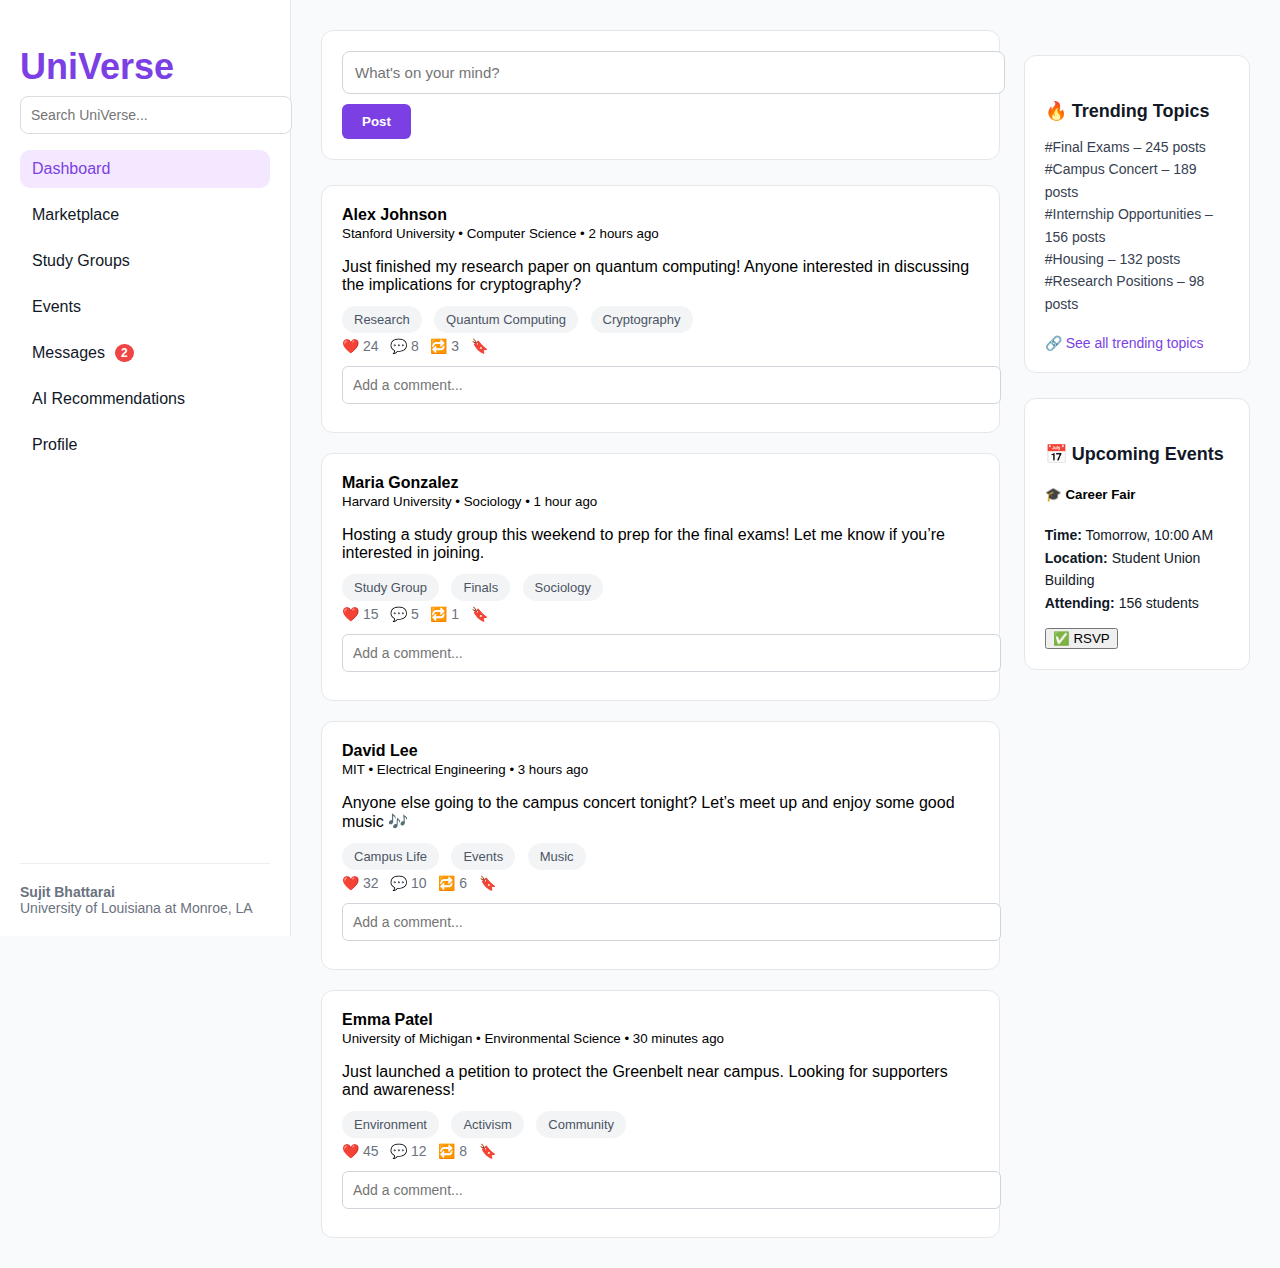
<file: index.html>
<!DOCTYPE html>
<html lang="en">
<head>
  <meta charset="UTF-8" />
  <meta name="viewport" content="width=device-width, initial-scale=1.0"/>
  <title>UniVerse Dashboard</title>
  <link rel="stylesheet" href="style.css" />
</head>
<body>
  <div class="sidebar">
    <h2>UniVerse</h2>
    <input type="text" placeholder="Search UniVerse..." />
    <ul>
      <li class="active"><a href="index.html">Dashboard</a></li>
      <li><a href="marketplace.html">Marketplace</a></li>
      <li><a href="studygroups.html">Study Groups</a></li>
      <li><a href="#">Events</a></li>
      <li><a href="#">Messages <strong class="alert">2</strong></a></li>
      <li><a href="#">AI Recommendations</a></li>
      <li><a href="#">Profile</a></li>
    </ul>
    <div class="user-info">
      <strong>Sujit Bhattarai</strong><br />
      University of Louisiana at Monroe, LA
    </div>
  </div>

  <div class="main">
    <div class="layout">
      <div class="content">
        <div class="post-box">
          <input type="text" class="post-input" placeholder="What's on your mind?" />
          <button class="post-button" onclick="postMessage()">Post</button>
        </div>

        <!-- Dynamic + Static Feed Area -->
        <div id="feed">
          <div class="feed-post">
            <strong>Alex Johnson</strong><br />
            <small>Stanford University • Computer Science • 2 hours ago</small>
            <p>
              Just finished my research paper on quantum computing! Anyone
              interested in discussing the implications for cryptography?
            </p>
            <div class="tags">
              <span>Research</span>
              <span>Quantum Computing</span>
              <span>Cryptography</span>
            </div>
            <div class="post-actions">
              ❤️ 24 &nbsp; 💬 8 &nbsp; 🔁 3 &nbsp; 🔖
            </div>
            <div class="comment-section">
              <input type="text" class="comment-input" placeholder="Add a comment..." onkeydown="handleComment(event, this)" />
              <div class="comments"></div>
            </div>
          </div>

          <div class="feed-post">
            <strong>Maria Gonzalez</strong><br />
            <small>Harvard University • Sociology • 1 hour ago</small>
            <p>
              Hosting a study group this weekend to prep for the final exams! Let me know if you’re interested in joining.
            </p>
            <div class="tags">
              <span>Study Group</span>
              <span>Finals</span>
              <span>Sociology</span>
            </div>
            <div class="post-actions">
              ❤️ 15 &nbsp; 💬 5 &nbsp; 🔁 1 &nbsp; 🔖
            </div>
            <div class="comment-section">
              <input type="text" class="comment-input" placeholder="Add a comment..." onkeydown="handleComment(event, this)" />
              <div class="comments"></div>
            </div>
          </div>

          <div class="feed-post">
            <strong>David Lee</strong><br />
            <small>MIT • Electrical Engineering • 3 hours ago</small>
            <p>
              Anyone else going to the campus concert tonight? Let’s meet up and enjoy some good music 🎶
            </p>
            <div class="tags">
              <span>Campus Life</span>
              <span>Events</span>
              <span>Music</span>
            </div>
            <div class="post-actions">
              ❤️ 32 &nbsp; 💬 10 &nbsp; 🔁 6 &nbsp; 🔖
            </div>
            <div class="comment-section">
              <input type="text" class="comment-input" placeholder="Add a comment..." onkeydown="handleComment(event, this)" />
              <div class="comments"></div>
            </div>
          </div>

          <div class="feed-post">
            <strong>Emma Patel</strong><br />
            <small>University of Michigan • Environmental Science • 30 minutes ago</small>
            <p>
              Just launched a petition to protect the Greenbelt near campus. Looking for supporters and awareness!
            </p>
            <div class="tags">
              <span>Environment</span>
              <span>Activism</span>
              <span>Community</span>
            </div>
            <div class="post-actions">
              ❤️ 45 &nbsp; 💬 12 &nbsp; 🔁 8 &nbsp; 🔖
            </div>
            <div class="comment-section">
              <input type="text" class="comment-input" placeholder="Add a comment..." onkeydown="handleComment(event, this)" />
              <div class="comments"></div>
            </div>
          </div>
        </div>
      </div>

      <!-- Right Sidebar with Enhanced Visuals -->
<div class="side-panel">
  <div class="trending">
    <h4>🔥 Trending Topics</h4>
    <ul>
      <li><span class="hashtag">#Final Exams</span> <span class="count">– 245 posts</span></li>
      <li><span class="hashtag">#Campus Concert</span> <span class="count">– 189 posts</span></li>
      <li><span class="hashtag">#Internship Opportunities</span> <span class="count">– 156 posts</span></li>
      <li><span class="hashtag">#Housing</span> <span class="count">– 132 posts</span></li>
      <li><span class="hashtag">#Research Positions</span> <span class="count">– 98 posts</span></li>
    </ul>
    <a href="#" class="see-all" onclick="showAllPosts()">🔗 See all trending topics</a>
  </div>

  <div class="events">
    <h4>📅 Upcoming Events</h4>
    <div class="event-card">
      <h5>🎓 Career Fair</h5>
      <p>
        <strong>Time:</strong> Tomorrow, 10:00 AM<br />
        <strong>Location:</strong> Student Union Building<br />
        <strong>Attending:</strong> <span class="attending">156</span> students
      </p>
      <button onclick="rsvpEvent(this)" class="rsvp-btn">✅ RSVP</button>
    </div>
  </div>
</div>

<script>
  // Live update trending post counts
  setInterval(() => {
    const counts = document.querySelectorAll(".count");
    counts.forEach(count => {
      const match = count.textContent.match(/– (\d+)/);
      if (match) {
        const newCount = parseInt(match[1]) + Math.floor(Math.random() * 3);
        count.textContent = `– ${newCount} posts`;
      }
    });
  }, 5000);

  // Clickable hashtags to filter posts
  document.querySelectorAll(".hashtag").forEach(tag => {
    tag.style.cursor = "pointer";
    tag.addEventListener("click", () => {
      const selected = tag.textContent.toLowerCase();
      document.querySelectorAll(".feed-post").forEach(post => {
        const tags = Array.from(post.querySelectorAll(".tags span")).map(t => t.textContent.toLowerCase());
        post.style.display = tags.includes(selected) ? "block" : "none";
      });
    });
  });

  // Reset filter
  function showAllPosts() {
    document.querySelectorAll(".feed-post").forEach(post => post.style.display = "block");
  }

  // RSVP button logic
  function rsvpEvent(button) {
    const attendingSpan = button.previousElementSibling.querySelector(".attending");
    let count = parseInt(attendingSpan.textContent);
    attendingSpan.textContent = count + 1;
    button.disabled = true;
    button.textContent = "🎉 You're in!";
  }
</script>


  <script src="script.js"></script>
</body>
</html>
</file>
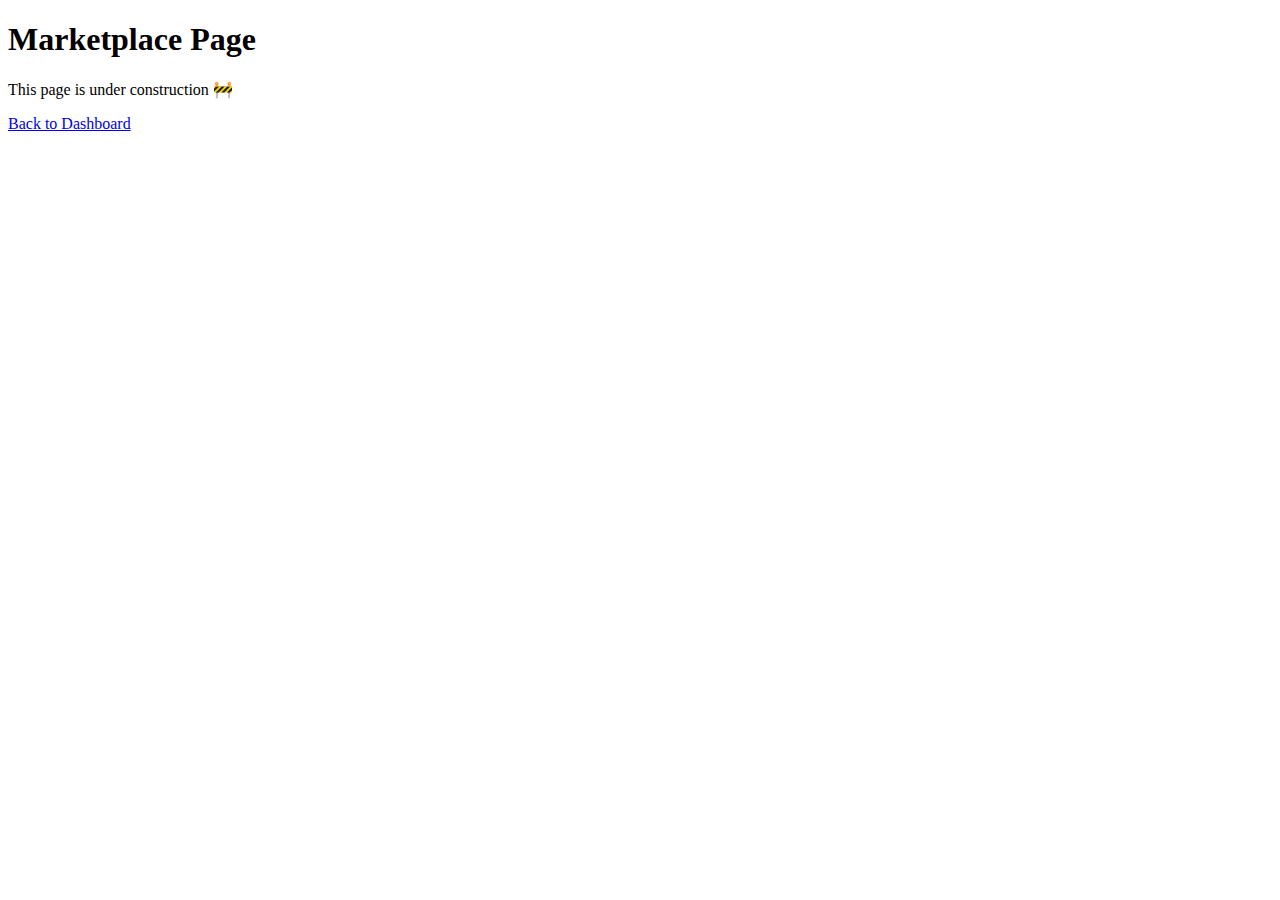
<file: marketplace.html>
<!DOCTYPE html>
<html>
<head>
  <title>Marketplace - UniVerse</title>
</head>
<body>
  <h1>Marketplace Page</h1>
  <p>This page is under construction 🚧</p>
  <a href="index.html">Back to Dashboard</a>
</body>
</html>
</file>
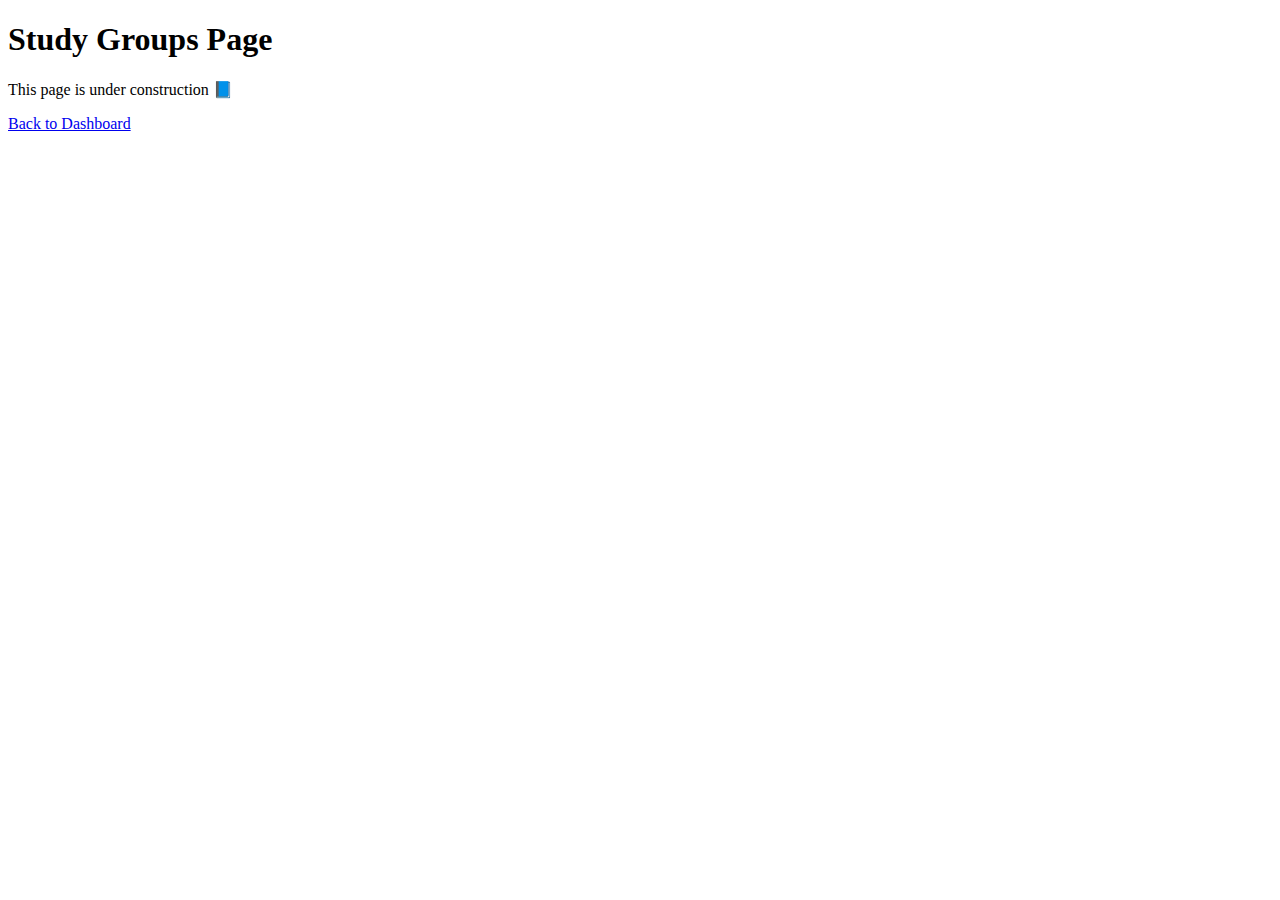
<file: studygroups.html>
<!DOCTYPE html>
<html>
<head>
  <title>Study Groups - UniVerse</title>
</head>
<body>
  <h1>Study Groups Page</h1>
  <p>This page is under construction 📘</p>
  <a href="index.html">Back to Dashboard</a>
</body>
</html>
</file>
<file: style.css>
body {
    margin: 0;
    font-family: 'Segoe UI', Tahoma, Geneva, Verdana, sans-serif;
    background: #f9fafb;
    display: flex;
  }
  
  .sidebar {
    width: 250px;
    background: #fff;
    height: 100vh;
    padding: 16px 20px 20px 20px;
    border-right: 1px solid #e5e7eb;
    display: flex;
    flex-direction: column;
  }
  
  .sidebar h2 {
    color: #7b3fe4;
    margin-bottom: 8px;
    font-weight: bold;
    font-size: 36px;
  }
  
  .sidebar input {
    width: 100%;
    padding: 10px;
    border: 1px solid #ddd;
    border-radius: 8px;
    margin-bottom: 16px;
    outline: none;
    font-size: 14px;
  }
  
  .sidebar ul {
    list-style: none;
    padding: 0;
    margin: 0;
  }
  
  .sidebar ul li {
    padding: 10px 12px;
    border-radius: 10px;
    margin-bottom: 8px;
    transition: background 0.3s;
  }
  
  .sidebar ul li a {
    color: #111827;
    text-decoration: none;
    display: flex;
    align-items: center;
    gap: 10px;
    font-weight: 500;
  }
  
  .sidebar ul li:hover,
  .sidebar .active {
    background-color: #f3e8ff;
  }
  
  .sidebar ul li:hover a,
  .sidebar .active a {
    color: #7b3fe4;
  }
  
  .sidebar .alert {
    background-color: #ef4444;
    color: white;
    font-size: 12px;
    border-radius: 9999px;
    padding: 2px 6px;
  }
  
  .user-info {
    font-size: 14px;
    padding-top: 20px;
    border-top: 1px solid #eee;
    color: #6b7280;
    margin-top: auto;
  }
  
  .main {
    flex: 1;
    padding: 30px;
    overflow-y: auto;
  }
  
  .layout {
    display: flex;
    gap: 24px;
  }
  
  .content {
    flex: 3;
  }
  
  .side-panel {
    flex: 1;
  }
  
  .post-box {
    background: #fff;
    padding: 20px;
    border-radius: 12px;
    border: 1px solid #e5e7eb;
    margin-bottom: 25px;
  }
  
  .post-input {
    width: 100%;
    padding: 12px;
    border: 1px solid #d1d5db;
    border-radius: 8px;
    font-size: 15px;
    margin-bottom: 10px;
    outline: none;
  }
  
  .post-button {
    background: #7b3fe4;
    color: white;
    padding: 10px 20px;
    border: none;
    border-radius: 6px;
    cursor: pointer;
    font-weight: 600;
    transition: background 0.3s;
  }
  
  .post-button:hover {
    background: #5c2dcf;
  }
  
  #feed {
    display: flex;
    flex-direction: column;
    gap: 20px;
  }
  
  .feed-post {
    background: white;
    padding: 20px;
    border-radius: 12px;
    border: 1px solid #e5e7eb;
  }
  
  .tags span {
    background: #f3f4f6;
    padding: 6px 12px;
    border-radius: 9999px;
    margin-right: 8px;
    font-size: 13px;
    color: #4b5563;
  }
  
  .post-actions {
    margin-top: 10px;
    font-size: 14px;
    color: #6b7280;
  }
  
  .trending,
  .events {
    background: white;
    padding: 20px;
    border-radius: 12px;
    border: 1px solid #e5e7eb;
    margin-top: 25px;
  }
  
  .trending h4,
  .events h4 {
    margin-bottom: 10px;
    color: #111827;
    font-size: 16px;
    font-weight: 600;
  }
  
  .trending ul {
    list-style: none;
    padding: 0;
    font-size: 14px;
    color: #374151;
    line-height: 1.8;
  }
  
  .trending a {
    color: #7b3fe4;
    font-size: 14px;
    text-decoration: none;
    display: inline-block;
    margin-top: 10px;
  }
  
  .trending a:hover {
    text-decoration: underline;
  }
  
  .comment-section {
    margin-top: 12px;
  }
  
  .comment-input {
    width: 100%;
    padding: 10px;
    border: 1px solid #d1d5db;
    border-radius: 6px;
    margin-bottom: 8px;
    font-size: 14px;
  }
  
  .comment {
    background: #f3f4f6;
    padding: 6px 12px;
    border-radius: 8px;
    font-size: 14px;
    color: #374151;
    margin-top: 6px;
  }

  .side-panel {
    flex: 1;
  }
  
  .trending, .events {
    background: white;
    padding: 20px;
    border-radius: 12px;
    border: 1px solid #e5e7eb;
    margin-bottom: 20px;
  }
  
  .trending h4, .events h4 {
    font-size: 18px;
    margin-bottom: 10px;
    color: #111827;
    font-weight: 700;
  }
  
  .trending ul {
    list-style: none;
    padding-left: 0;
    margin-bottom: 10px;
    font-size: 14px;
    color: #374151;
    line-height: 1.6;
  }
  
  .trending a {
    font-size: 14px;
    color: #7b3fe4;
    text-decoration: none;
  }
  
  .trending a:hover {
    text-decoration: underline;
  }
  
  .events p {
    font-size: 14px;
    color: #111827;
    line-height: 1.6;
  }
</file>
